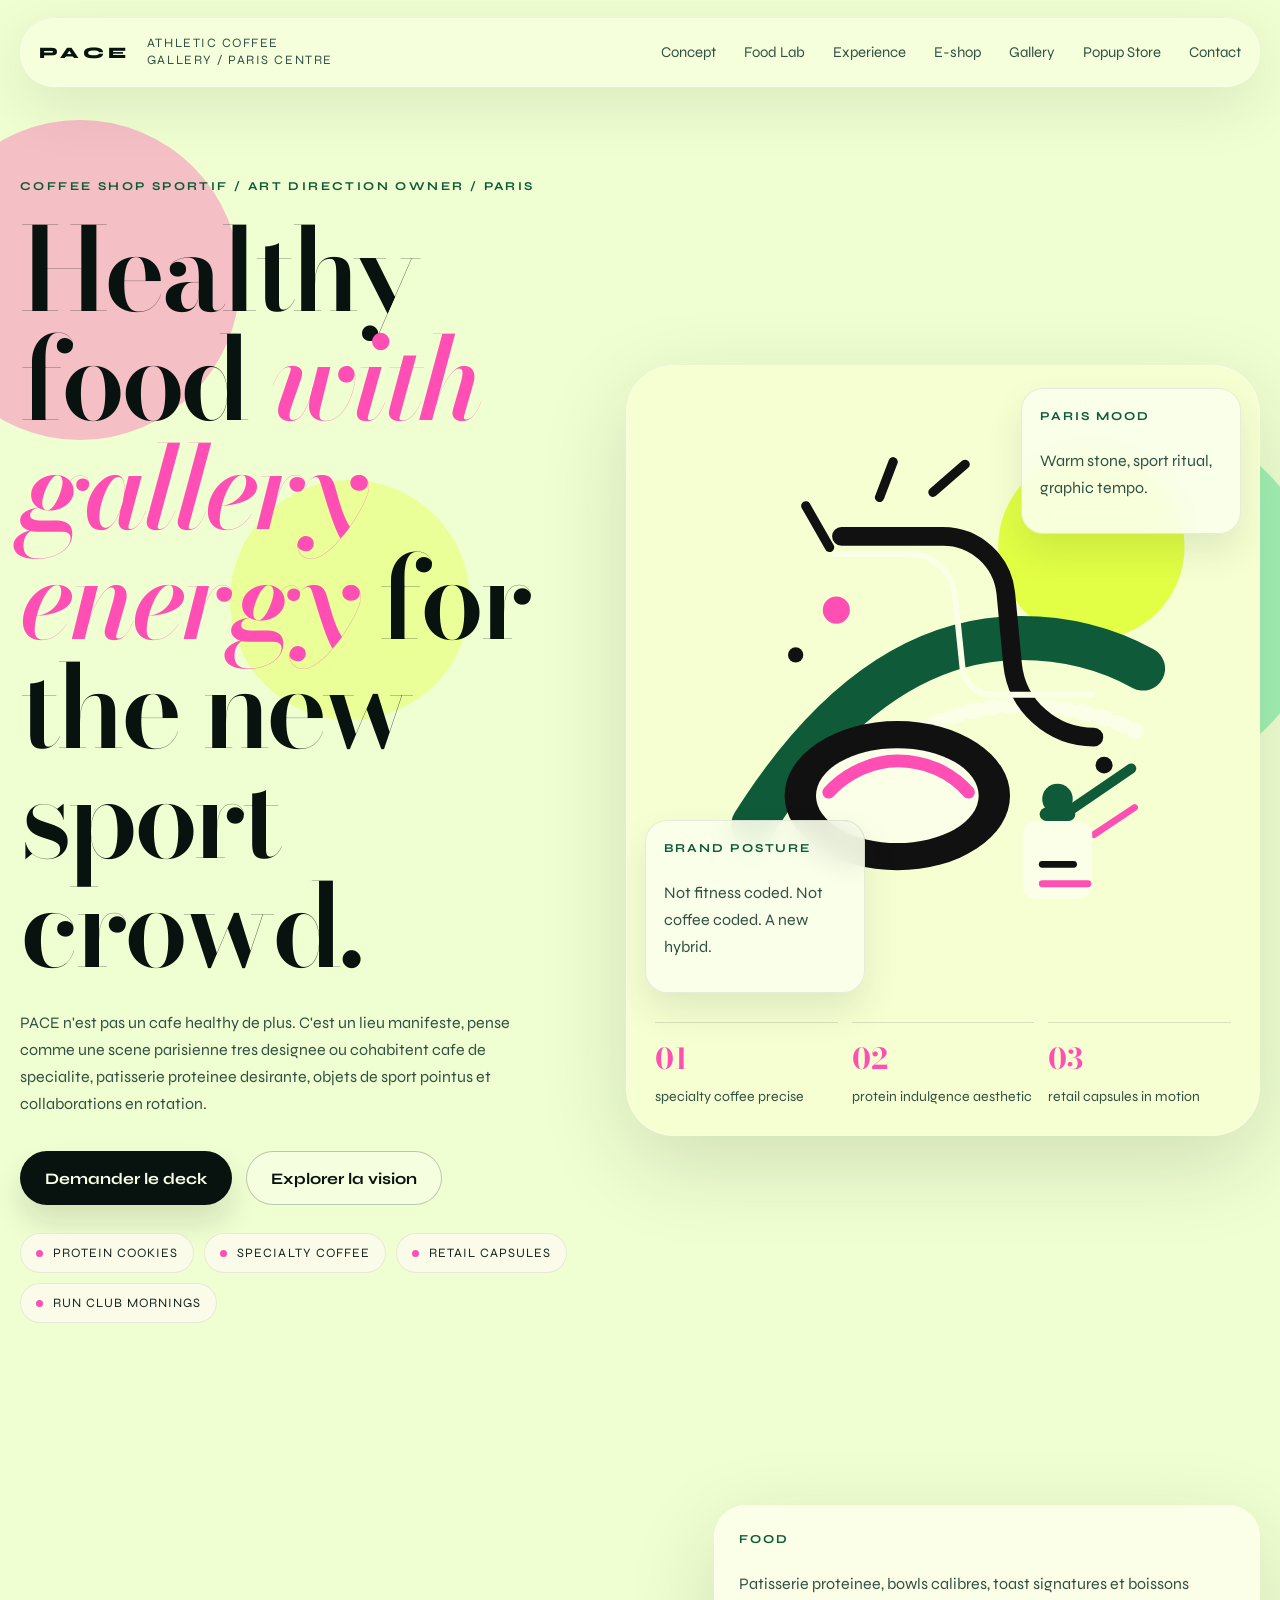
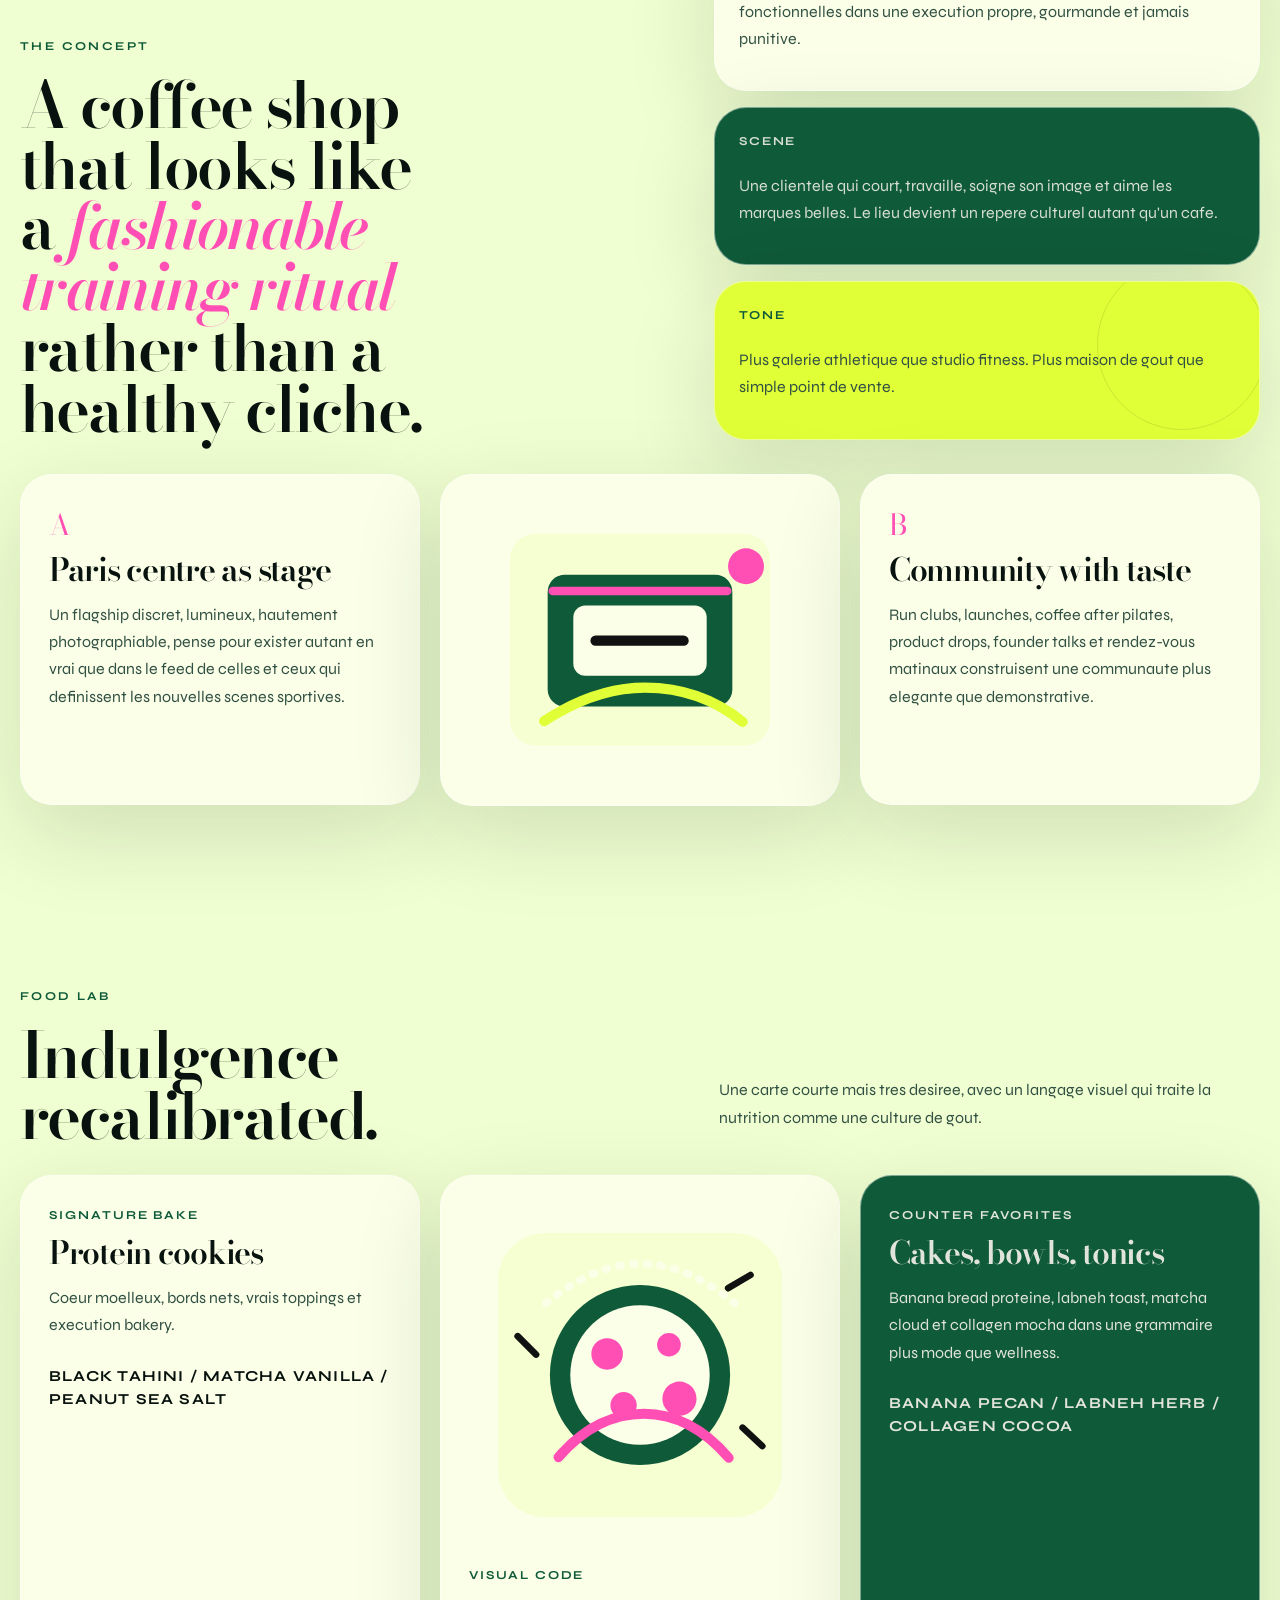
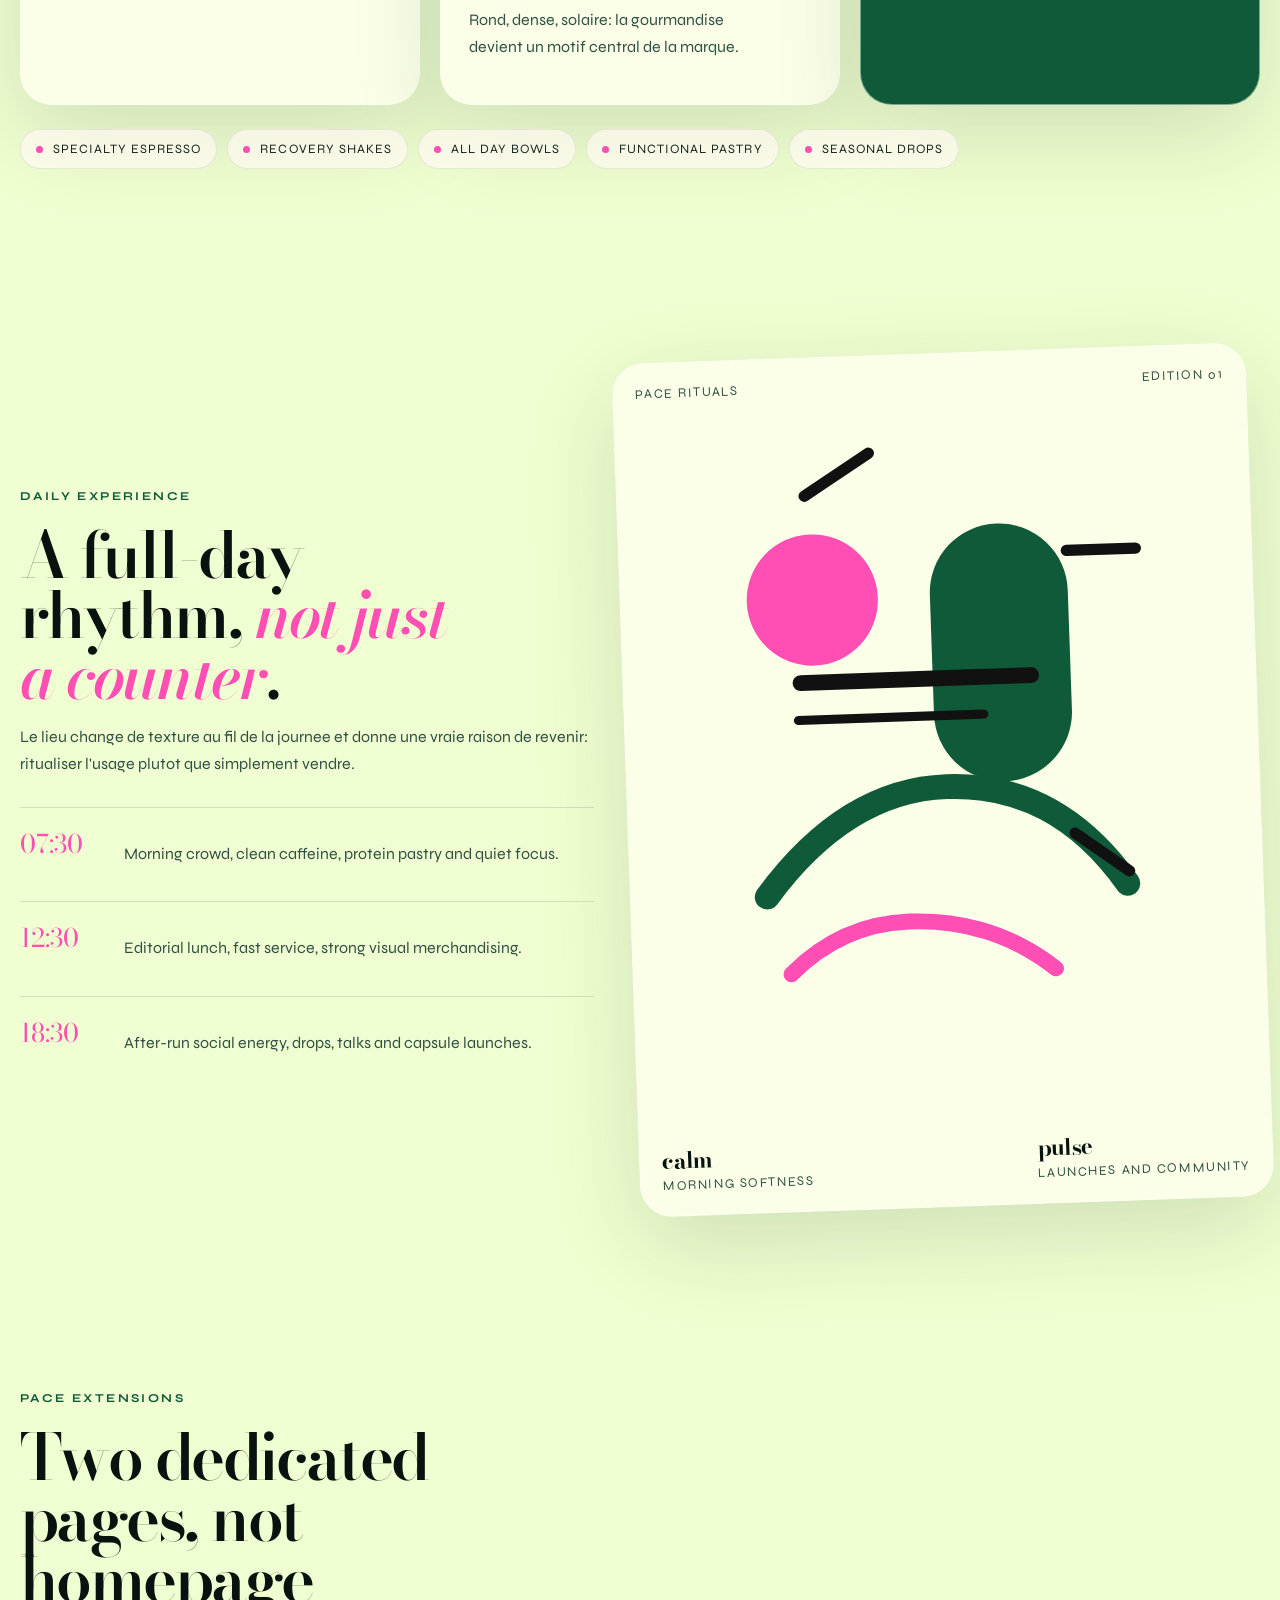
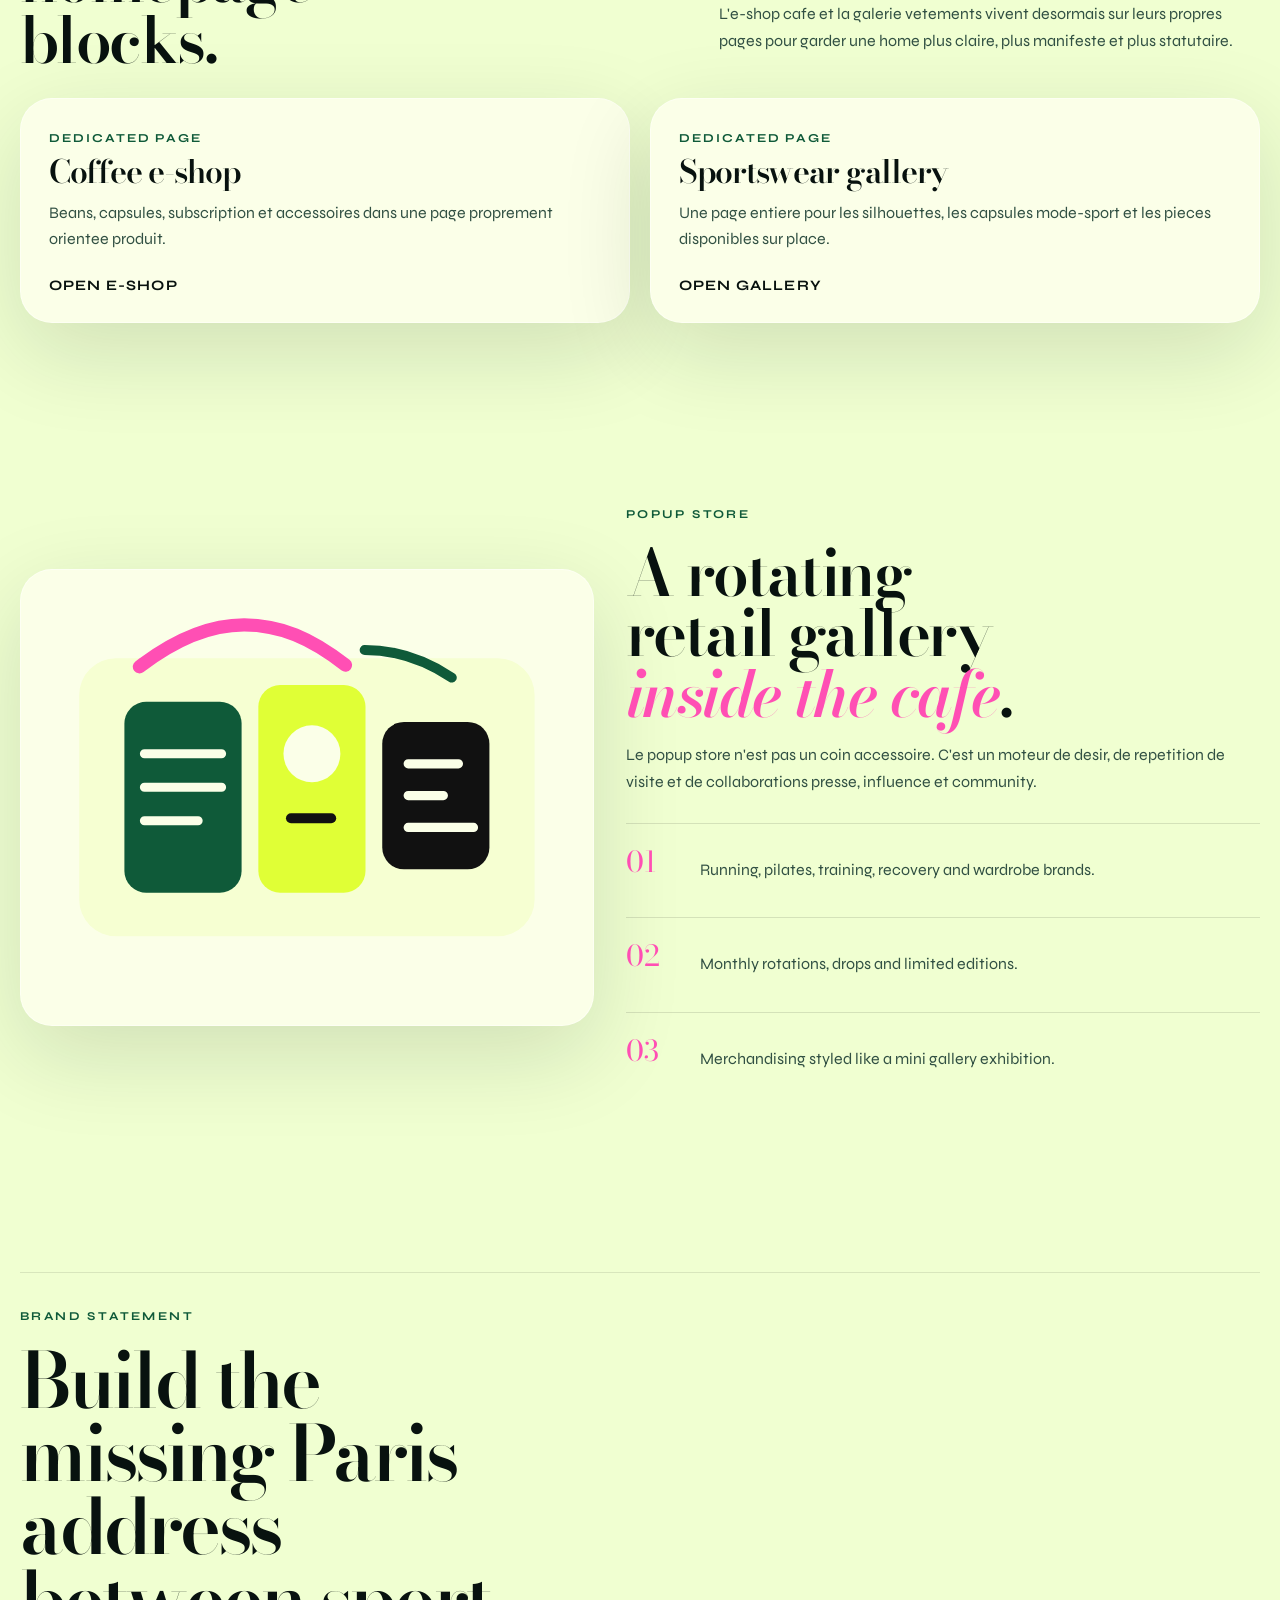
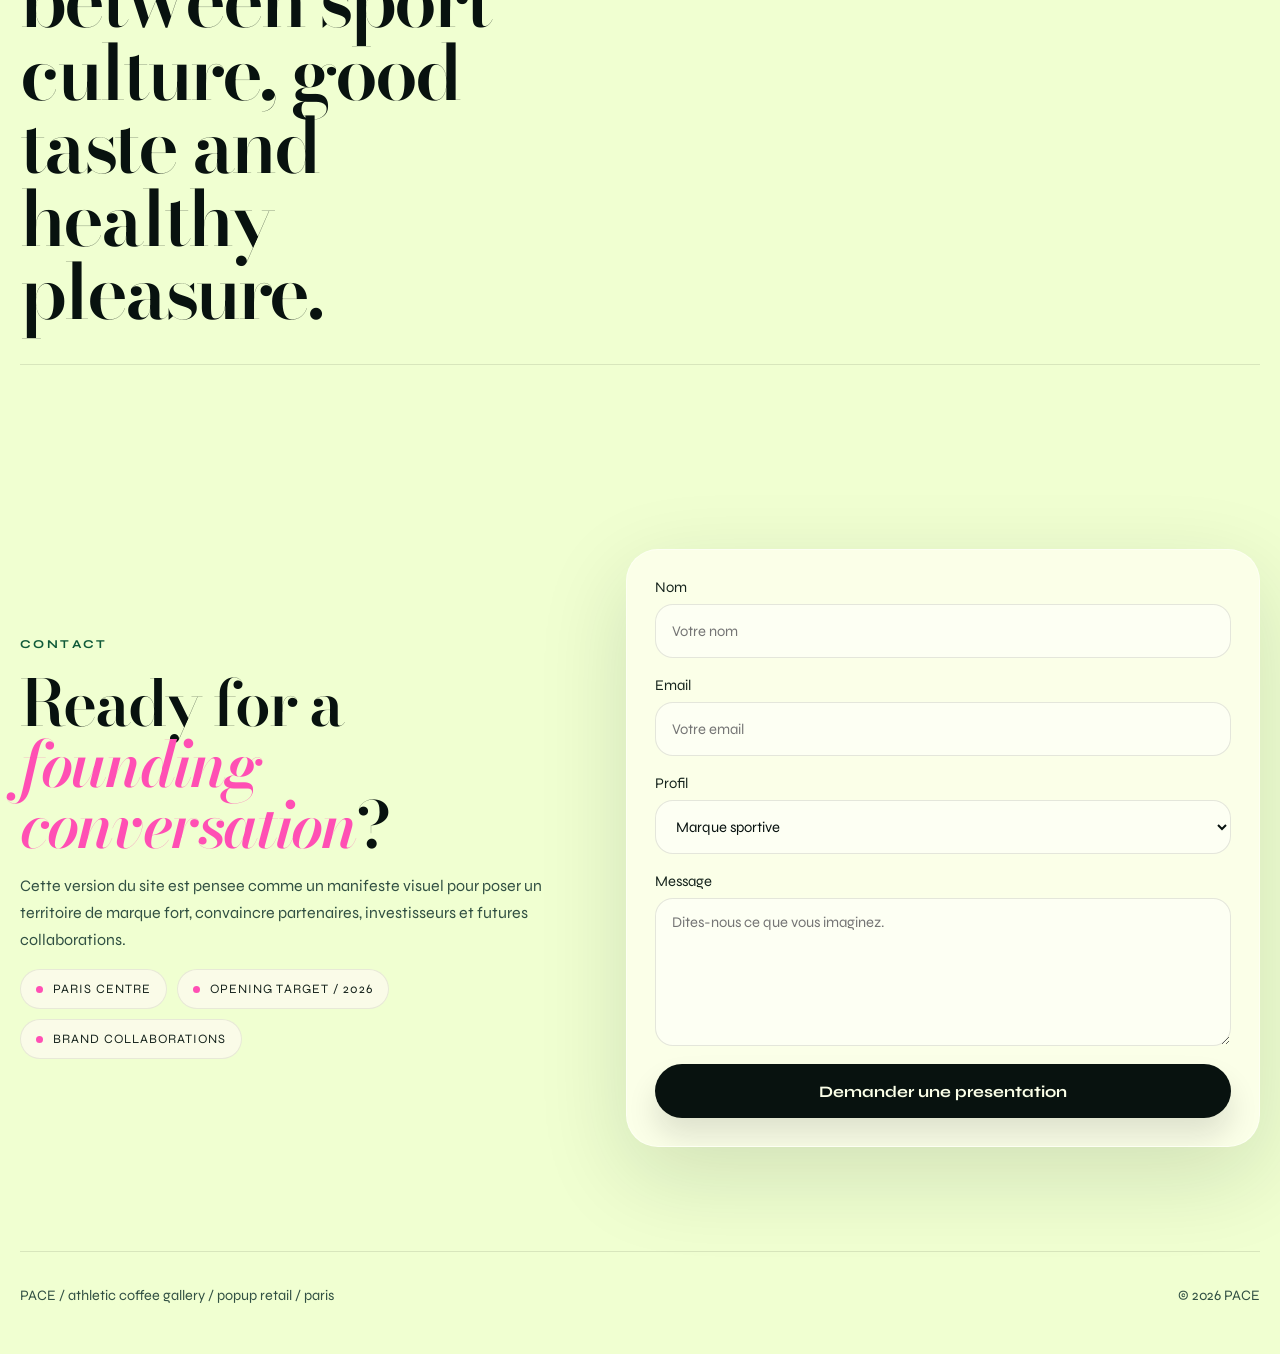
<file: index.html>
<!DOCTYPE html>
<html lang="fr">
  <head>
    <meta charset="UTF-8" />
    <meta name="viewport" content="width=device-width, initial-scale=1.0" />
    <title>PACE - Athletic Coffee Gallery Paris</title>
    <meta
      name="description"
      content="PACE imagine a Paris un coffee shop sportif a la DA forte, entre healthy indulgence, cafe de specialite et popup store de marques de sport desirables."
    />
    <link rel="preconnect" href="https://fonts.googleapis.com" />
    <link rel="preconnect" href="https://fonts.gstatic.com" crossorigin />
    <link
      href="https://fonts.googleapis.com/css2?family=Bodoni+Moda:opsz,wght@6..96,500;6..96,600;6..96,700&family=Syne:wght@400;500;600;700;800&display=swap"
      rel="stylesheet"
    />
    <link rel="stylesheet" href="styles.css" />
    <script src="script.js" defer></script>
  </head>
  <body>
    <div class="background-layers" aria-hidden="true">
      <span class="gradient-orb orb-a"></span>
      <span class="gradient-orb orb-b"></span>
      <span class="gradient-orb orb-c"></span>
      <span class="mesh-lines"></span>
    </div>

    <header class="site-header">
      <div class="container">
        <nav class="nav">
          <a class="brand" href="#top" aria-label="PACE">
            <span class="brand-mark">PACE</span>
            <span class="brand-copy">athletic coffee gallery / paris centre</span>
          </a>

          <button
            class="nav-toggle"
            type="button"
            aria-expanded="false"
            aria-controls="nav-menu"
          >
            Menu
          </button>

          <div class="nav-menu" id="nav-menu">
            <a href="#concept">Concept</a>
            <a href="#menu">Food Lab</a>
            <a href="#experience">Experience</a>
            <a href="eshop.html">E-shop</a>
            <a href="gallery.html">Gallery</a>
            <a href="#popup">Popup Store</a>
            <a href="#contact">Contact</a>
          </div>
        </nav>
      </div>
    </header>

    <main id="top">
      <section class="hero">
        <div class="container hero-layout">
          <div class="hero-copy reveal">
            <p class="eyebrow">Coffee shop sportif / art direction owner / paris</p>
            <h1>
              Healthy food
              <span>with gallery energy</span>
              for the new sport crowd.
            </h1>
            <p class="hero-text">
              PACE n'est pas un cafe healthy de plus. C'est un lieu manifeste,
              pense comme une scene parisienne tres designee ou cohabitent cafe
              de specialite, patisserie proteinee desirante, objets de sport
              pointus et collaborations en rotation.
            </p>

            <div class="hero-actions">
              <a class="button button-dark" href="#contact">Demander le deck</a>
              <a class="button button-light" href="#concept">Explorer la vision</a>
            </div>

            <div class="hero-ribbon">
              <span>protein cookies</span>
              <span>specialty coffee</span>
              <span>retail capsules</span>
              <span>run club mornings</span>
            </div>
          </div>

          <div class="hero-stage reveal" data-drift>
            <div class="hero-artboard">
              <div class="hero-card hero-card-top">
                <span class="card-label">Paris mood</span>
                <p>Warm stone, sport ritual, graphic tempo.</p>
              </div>

              <div class="hero-card hero-card-bottom">
                <span class="card-label">Brand posture</span>
                <p>Not fitness coded. Not coffee coded. A new hybrid.</p>
              </div>

              <svg
                class="hero-illustration"
                viewBox="0 0 680 720"
                role="img"
                aria-label="Illustration du concept PACE entre cafe, mouvement et retail"
              >
                <rect x="58" y="64" width="560" height="592" rx="88" fill="#f6ffd2" />
                <circle cx="515" cy="180" r="110" fill="#e0ff36" opacity="0.9" />
                <path
                  d="M116 508c92-146 198-220 316-220 52 0 100 12 144 36"
                  fill="none"
                  stroke="#0f5a39"
                  stroke-width="52"
                  stroke-linecap="round"
                />
                <path
                  d="M130 556c98-126 198-188 300-188 53 0 99 10 138 30"
                  fill="none"
                  stroke="#fbffe8"
                  stroke-width="18"
                  stroke-linecap="round"
                  stroke-dasharray="8 14"
                />
                <path
                  d="M220 168h120c38 0 70 29 74 67l8 84c5 49 47 86 96 86"
                  fill="none"
                  stroke="#111111"
                  stroke-width="22"
                  stroke-linecap="round"
                  stroke-linejoin="round"
                />
                <path
                  d="M212 189h89c27 0 50 21 53 48l9 87c2 17 17 31 35 31h118"
                  fill="none"
                  stroke="#fbffe8"
                  stroke-width="7"
                  stroke-linecap="round"
                  stroke-linejoin="round"
                />
                <path
                  d="M206 181l-28-49M265 122l16-42M328 116l38-33"
                  fill="none"
                  stroke="#111111"
                  stroke-width="11"
                  stroke-linecap="round"
                />
                <ellipse cx="286" cy="474" rx="133" ry="88" fill="#111111" />
                <ellipse cx="286" cy="474" rx="96" ry="56" fill="#fbffe8" />
                <path
                  d="M205 470c22-24 53-37 81-37 33 0 63 13 84 37"
                  fill="none"
                  stroke="#ff4fb4"
                  stroke-width="15"
                  stroke-linecap="round"
                />
                <circle cx="214" cy="255" r="16" fill="#ff4fb4" />
                <circle cx="166" cy="308" r="9" fill="#111111" />
                <circle cx="475" cy="478" r="18" fill="#0f5a39" />
                <circle cx="530" cy="438" r="10" fill="#111111" />
                <path
                  d="M480 498l82-56"
                  fill="none"
                  stroke="#0f5a39"
                  stroke-width="12"
                  stroke-linecap="round"
                />
                <path
                  d="M518 520l48-32"
                  fill="none"
                  stroke="#ff4fb4"
                  stroke-width="8"
                  stroke-linecap="round"
                />
                <rect x="434" y="504" width="82" height="92" rx="16" fill="#fbffe8" />
                <rect x="454" y="488" width="42" height="16" rx="8" fill="#0f5a39" />
                <path
                  d="M457 555h37"
                  fill="none"
                  stroke="#111111"
                  stroke-width="8"
                  stroke-linecap="round"
                />
                <path
                  d="M457 578h54"
                  fill="none"
                  stroke="#ff4fb4"
                  stroke-width="8"
                  stroke-linecap="round"
                />
              </svg>

              <div class="hero-metrics">
                <div>
                  <strong>01</strong>
                  <span>specialty coffee precise</span>
                </div>
                <div>
                  <strong>02</strong>
                  <span>protein indulgence aesthetic</span>
                </div>
                <div>
                  <strong>03</strong>
                  <span>retail capsules in motion</span>
                </div>
              </div>
            </div>
          </div>
        </div>
      </section>

      <section class="section concept-section" id="concept">
        <div class="container">
          <div class="editorial-board reveal">
            <div class="editorial-intro">
              <p class="eyebrow">The concept</p>
              <h2>
                A coffee shop that looks like a
                <span>fashionable training ritual</span>
                rather than a healthy cliche.
              </h2>
            </div>

            <div class="editorial-panels">
              <article class="editorial-panel cream">
                <span class="panel-kicker">Food</span>
                <p>
                  Patisserie proteinee, bowls calibres, toast signatures et
                  boissons fonctionnelles dans une execution propre, gourmande et
                  jamais punitive.
                </p>
              </article>
              <article class="editorial-panel forest">
                <span class="panel-kicker">Scene</span>
                <p>
                  Une clientele qui court, travaille, soigne son image et aime
                  les marques belles. Le lieu devient un repere culturel autant
                  qu'un cafe.
                </p>
              </article>
              <article class="editorial-panel line-art">
                <span class="panel-kicker">Tone</span>
                <p>
                  Plus galerie athletique que studio fitness. Plus maison de
                  gout que simple point de vente.
                </p>
              </article>
            </div>
          </div>

          <div class="concept-grid">
            <article class="story-card reveal">
              <span class="story-index">A</span>
              <h3>Paris centre as stage</h3>
              <p>
                Un flagship discret, lumineux, hautement photographiable, pense
                pour exister autant en vrai que dans le feed de celles et ceux
                qui definissent les nouvelles scenes sportives.
              </p>
            </article>

            <article class="story-card reveal" data-drift>
              <svg
                class="story-illustration"
                viewBox="0 0 400 320"
                role="img"
                aria-label="Illustration d'une facade graphique pour le lieu"
              >
                <rect x="48" y="36" width="304" height="248" rx="30" fill="#f6ffd2" />
                <rect x="92" y="84" width="216" height="154" rx="20" fill="#0f5a39" />
                <rect x="122" y="120" width="156" height="82" rx="14" fill="#fbffe8" />
                <path
                  d="M98 103h204"
                  fill="none"
                  stroke="#ff4fb4"
                  stroke-width="10"
                  stroke-linecap="round"
                />
                <path
                  d="M148 161h103"
                  fill="none"
                  stroke="#111111"
                  stroke-width="12"
                  stroke-linecap="round"
                />
                <circle cx="324" cy="74" r="21" fill="#ff4fb4" />
                <path
                  d="M88 255c40-26 79-39 118-39 44 0 82 14 114 40"
                  fill="none"
                  stroke="#e0ff36"
                  stroke-width="12"
                  stroke-linecap="round"
                />
              </svg>
            </article>

            <article class="story-card reveal">
              <span class="story-index">B</span>
              <h3>Community with taste</h3>
              <p>
                Run clubs, launches, coffee after pilates, product drops,
                founder talks et rendez-vous matinaux construisent une
                communaute plus elegante que demonstrative.
              </p>
            </article>
          </div>
        </div>
      </section>

      <section class="section menu-section" id="menu">
        <div class="container">
          <div class="section-heading-row reveal">
            <div>
              <p class="eyebrow">Food lab</p>
              <h2>Indulgence recalibrated.</h2>
            </div>
            <p class="section-lead">
              Une carte courte mais tres desiree, avec un langage visuel qui
              traite la nutrition comme une culture de gout.
            </p>
          </div>

          <div class="food-lab-grid">
            <article class="menu-card reveal">
              <span class="menu-tag">Signature bake</span>
              <h3>Protein cookies</h3>
              <p>
                Coeur moelleux, bords nets, vrais toppings et execution bakery.
              </p>
              <strong>black tahini / matcha vanilla / peanut sea salt</strong>
            </article>

            <article class="illustration-card reveal" data-drift>
              <svg
                class="food-illustration"
                viewBox="0 0 520 520"
                role="img"
                aria-label="Illustration de food styling graphique"
              >
                <rect x="44" y="44" width="432" height="432" rx="72" fill="#f6ffd2" />
                <circle cx="260" cy="260" r="137" fill="#0f5a39" />
                <circle cx="260" cy="260" r="106" fill="#fbffe8" />
                <circle cx="210" cy="228" r="24" fill="#ff4fb4" />
                <circle cx="304" cy="214" r="18" fill="#ff4fb4" />
                <circle cx="235" cy="306" r="20" fill="#ff4fb4" />
                <circle cx="320" cy="296" r="26" fill="#ff4fb4" />
                <path
                  d="M117 151c52-42 97-60 143-60 46 0 91 17 144 60"
                  fill="none"
                  stroke="#fbffe8"
                  stroke-width="12"
                  stroke-dasharray="3 18"
                  stroke-linecap="round"
                />
                <path
                  d="M136 385c39-45 82-66 130-66 48 0 91 23 129 67"
                  fill="none"
                  stroke="#ff4fb4"
                  stroke-width="15"
                  stroke-linecap="round"
                />
                <path
                  d="M102 229l-28-28M416 340l30 28M394 128l34-20"
                  fill="none"
                  stroke="#111111"
                  stroke-width="10"
                  stroke-linecap="round"
                />
              </svg>
              <div class="illustration-caption">
                <span class="panel-kicker">Visual code</span>
                <p>
                  Rond, dense, solaire: la gourmandise devient un motif central
                  de la marque.
                </p>
              </div>
            </article>

            <article class="menu-card accent-card reveal">
              <span class="menu-tag">Counter favorites</span>
              <h3>Cakes, bowls, tonics</h3>
              <p>
                Banana bread proteine, labneh toast, matcha cloud et collagen
                mocha dans une grammaire plus mode que wellness.
              </p>
              <strong>banana pecan / labneh herb / collagen cocoa</strong>
            </article>
          </div>

          <div class="menu-strip reveal">
            <span>specialty espresso</span>
            <span>recovery shakes</span>
            <span>all day bowls</span>
            <span>functional pastry</span>
            <span>seasonal drops</span>
          </div>
        </div>
      </section>

      <section class="section gallery-section" id="experience">
        <div class="container gallery-layout">
          <div class="gallery-copy reveal">
            <p class="eyebrow">Daily experience</p>
            <h2>
              A full-day rhythm,
              <span>not just a counter</span>.
            </h2>
            <p class="section-lead">
              Le lieu change de texture au fil de la journee et donne une vraie
              raison de revenir: ritualiser l'usage plutot que simplement vendre.
            </p>

            <div class="timeline">
              <article class="timeline-item">
                <span>07:30</span>
                <p>Morning crowd, clean caffeine, protein pastry and quiet focus.</p>
              </article>
              <article class="timeline-item">
                <span>12:30</span>
                <p>Editorial lunch, fast service, strong visual merchandising.</p>
              </article>
              <article class="timeline-item">
                <span>18:30</span>
                <p>After-run social energy, drops, talks and capsule launches.</p>
              </article>
            </div>
          </div>

          <div class="gallery-stage reveal" data-drift>
            <div class="gallery-poster">
              <div class="poster-top">
                <span>PACE rituals</span>
                <span>edition 01</span>
              </div>

              <svg
                class="gallery-illustration"
                viewBox="0 0 520 640"
                role="img"
                aria-label="Poster abstrait representant le rythme d'une journee PACE"
              >
                <rect x="46" y="44" width="428" height="552" rx="34" fill="#fbffe8" />
                <circle cx="150" cy="180" r="58" fill="#ff4fb4" />
                <rect x="254" y="118" width="122" height="228" rx="61" fill="#0f5a39" />
                <path
                  d="M101 441c49-62 103-92 162-92 64 0 116 29 157 91"
                  fill="none"
                  stroke="#0f5a39"
                  stroke-width="22"
                  stroke-linecap="round"
                />
                <path
                  d="M120 510c31-29 66-43 106-43 49 0 91 15 128 46"
                  fill="none"
                  stroke="#ff4fb4"
                  stroke-width="14"
                  stroke-linecap="round"
                />
                <path
                  d="M137 253l204 0"
                  fill="none"
                  stroke="#111111"
                  stroke-width="14"
                  stroke-linecap="round"
                />
                <path
                  d="M134 286l164 0"
                  fill="none"
                  stroke="#111111"
                  stroke-width="8"
                  stroke-linecap="round"
                />
                <path
                  d="M146 88l58-36M375 394l47 35M376 144l61 0"
                  fill="none"
                  stroke="#111111"
                  stroke-width="10"
                  stroke-linecap="round"
                />
              </svg>

              <div class="poster-notes">
                <div>
                  <strong>calm</strong>
                  <span>morning softness</span>
                </div>
                <div>
                  <strong>pulse</strong>
                  <span>launches and community</span>
                </div>
              </div>
            </div>
          </div>
        </div>
      </section>

      <section class="section destinations-section">
        <div class="container">
          <div class="section-heading-row reveal">
            <div>
              <p class="eyebrow">PACE extensions</p>
              <h2>Two dedicated pages, not homepage blocks.</h2>
            </div>
            <p class="section-lead">
              L'e-shop cafe et la galerie vetements vivent desormais sur leurs
              propres pages pour garder une home plus claire, plus manifeste et
              plus statutaire.
            </p>
          </div>

          <div class="destinations-grid">
            <a class="destination-card reveal" href="eshop.html">
              <span class="destination-kicker">Dedicated page</span>
              <h3>Coffee e-shop</h3>
              <p>
                Beans, capsules, subscription et accessoires dans une page
                proprement orientee produit.
              </p>
              <strong>Open e-shop</strong>
            </a>

            <a class="destination-card reveal" href="gallery.html">
              <span class="destination-kicker">Dedicated page</span>
              <h3>Sportswear gallery</h3>
              <p>
                Une page entiere pour les silhouettes, les capsules mode-sport
                et les pieces disponibles sur place.
              </p>
              <strong>Open gallery</strong>
            </a>
          </div>
        </div>
      </section>

      <section class="section popup-section" id="popup">
        <div class="container popup-layout">
          <div class="popup-stage reveal" data-drift>
            <svg
              class="popup-illustration"
              viewBox="0 0 640 500"
              role="img"
              aria-label="Illustration du popup store avec modules retail"
            >
              <rect x="48" y="84" width="544" height="332" rx="44" fill="#f6ffd2" />
              <rect x="102" y="136" width="140" height="228" rx="26" fill="#0f5a39" />
              <rect x="262" y="116" width="128" height="248" rx="26" fill="#e0ff36" />
              <rect x="410" y="160" width="128" height="176" rx="26" fill="#111111" />
              <path
                d="M126 198h92M126 238h92M126 278h64"
                fill="none"
                stroke="#fbffe8"
                stroke-width="11"
                stroke-linecap="round"
              />
              <circle cx="326" cy="198" r="34" fill="#fbffe8" />
              <path
                d="M301 275h48"
                fill="none"
                stroke="#111111"
                stroke-width="12"
                stroke-linecap="round"
              />
              <path
                d="M441 210h60M441 248h42M441 286h78"
                fill="none"
                stroke="#fbffe8"
                stroke-width="11"
                stroke-linecap="round"
              />
              <path
                d="M120 94c47-36 87-50 125-50 43 0 80 16 121 48"
                fill="none"
                stroke="#ff4fb4"
                stroke-width="16"
                stroke-linecap="round"
              />
              <path
                d="M389 74c35 0 69 10 104 33"
                fill="none"
                stroke="#0f5a39"
                stroke-width="12"
                stroke-linecap="round"
              />
            </svg>
          </div>

          <div class="popup-copy reveal">
            <p class="eyebrow">Popup store</p>
            <h2>
              A rotating retail gallery
              <span>inside the cafe</span>.
            </h2>
            <p class="section-lead">
              Le popup store n'est pas un coin accessoire. C'est un moteur de
              desir, de repetition de visite et de collaborations presse,
              influence et community.
            </p>

            <div class="popup-points">
              <article class="popup-point">
                <span>01</span>
                <p>Running, pilates, training, recovery and wardrobe brands.</p>
              </article>
              <article class="popup-point">
                <span>02</span>
                <p>Monthly rotations, drops and limited editions.</p>
              </article>
              <article class="popup-point">
                <span>03</span>
                <p>Merchandising styled like a mini gallery exhibition.</p>
              </article>
            </div>
          </div>
        </div>
      </section>

      <section class="section manifesto-section">
        <div class="container reveal">
          <div class="manifesto-banner">
            <p class="eyebrow">Brand statement</p>
            <blockquote>
              Build the missing Paris address between sport culture, good taste
              and healthy pleasure.
            </blockquote>
          </div>
        </div>
      </section>

      <section class="section contact-section" id="contact">
        <div class="container contact-layout">
          <div class="contact-copy reveal">
            <p class="eyebrow">Contact</p>
            <h2>
              Ready for a
              <span>founding conversation</span>?
            </h2>
            <p class="section-lead">
              Cette version du site est pensee comme un manifeste visuel pour
              poser un territoire de marque fort, convaincre partenaires,
              investisseurs et futures collaborations.
            </p>

            <div class="contact-badges">
              <span>paris centre</span>
              <span>opening target / 2026</span>
              <span>brand collaborations</span>
            </div>
          </div>

          <form class="contact-card reveal">
            <label>
              Nom
              <input type="text" name="name" placeholder="Votre nom" />
            </label>
            <label>
              Email
              <input type="email" name="email" placeholder="Votre email" />
            </label>
            <label>
              Profil
              <select name="type">
                <option>Marque sportive</option>
                <option>Investisseur</option>
                <option>Presse</option>
                <option>Communaute</option>
              </select>
            </label>
            <label>
              Message
              <textarea
                name="message"
                rows="5"
                placeholder="Dites-nous ce que vous imaginez."
              ></textarea>
            </label>
            <button class="button button-dark" type="submit">
              Demander une presentation
            </button>
          </form>
        </div>
      </section>
    </main>

    <footer class="site-footer">
      <div class="container footer-content">
        <p>PACE / athletic coffee gallery / popup retail / paris</p>
        <p>&copy; <span id="year"></span> PACE</p>
      </div>
    </footer>
  </body>
</html>
</file>
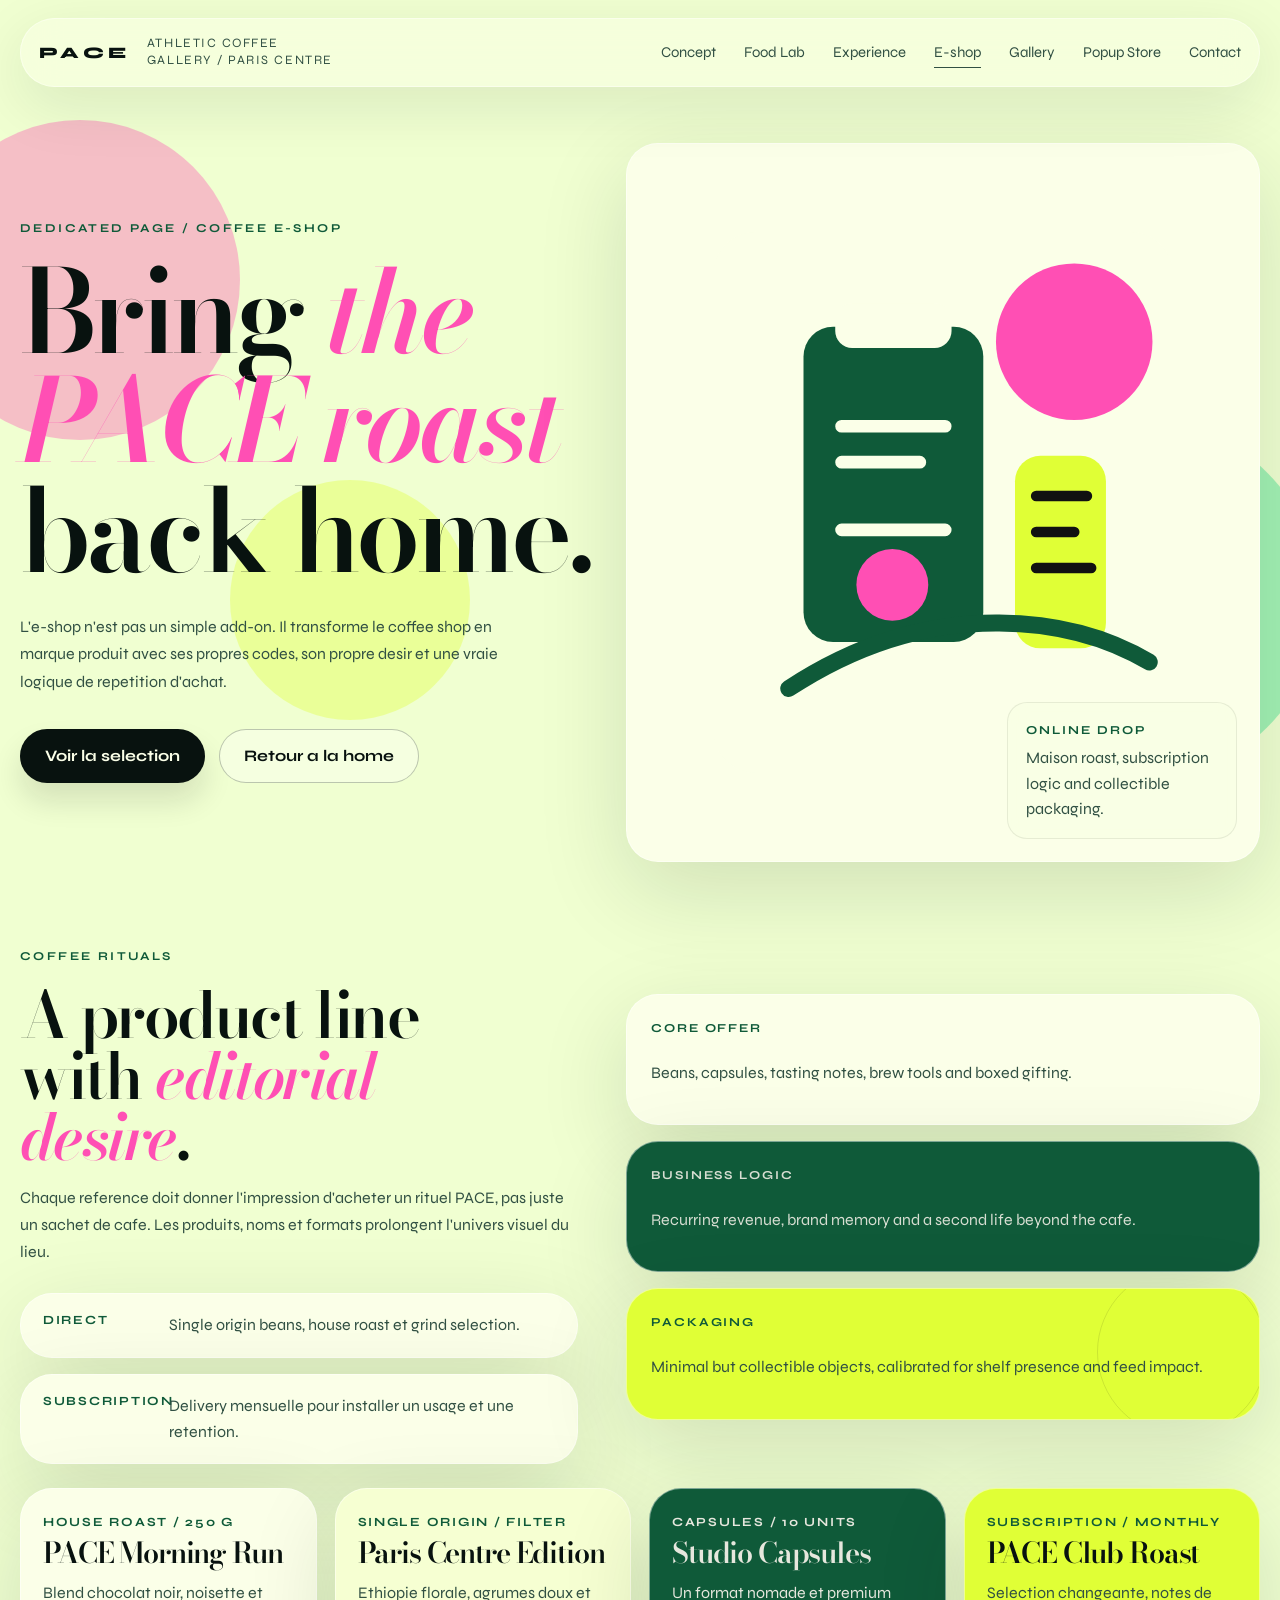
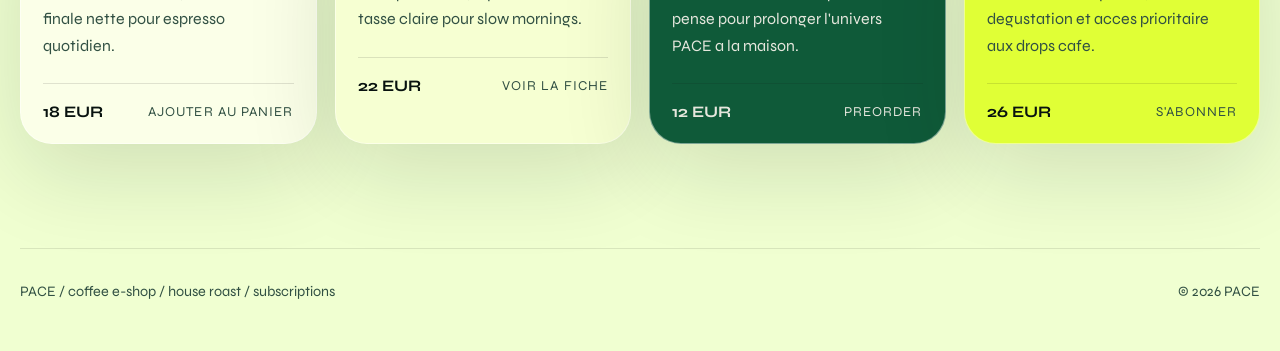
<file: eshop.html>
<!DOCTYPE html>
<html lang="fr">
  <head>
    <meta charset="UTF-8" />
    <meta name="viewport" content="width=device-width, initial-scale=1.0" />
    <title>PACE E-shop - Coffee Rituals</title>
    <meta
      name="description"
      content="E-shop PACE : cafe en grains, capsules, abonnements et accessoires pour prolonger l'univers du coffee shop a la maison."
    />
    <link rel="preconnect" href="https://fonts.googleapis.com" />
    <link rel="preconnect" href="https://fonts.gstatic.com" crossorigin />
    <link
      href="https://fonts.googleapis.com/css2?family=Bodoni+Moda:opsz,wght@6..96,500;6..96,600;6..96,700&family=Syne:wght@400;500;600;700;800&display=swap"
      rel="stylesheet"
    />
    <link rel="stylesheet" href="styles.css" />
    <script src="script.js" defer></script>
  </head>
  <body class="subpage">
    <div class="background-layers" aria-hidden="true">
      <span class="gradient-orb orb-a"></span>
      <span class="gradient-orb orb-b"></span>
      <span class="gradient-orb orb-c"></span>
      <span class="mesh-lines"></span>
    </div>

    <header class="site-header">
      <div class="container">
        <nav class="nav">
          <a class="brand" href="index.html" aria-label="PACE">
            <span class="brand-mark">PACE</span>
            <span class="brand-copy">athletic coffee gallery / paris centre</span>
          </a>

          <button
            class="nav-toggle"
            type="button"
            aria-expanded="false"
            aria-controls="nav-menu"
          >
            Menu
          </button>

          <div class="nav-menu" id="nav-menu">
            <a href="index.html#concept">Concept</a>
            <a href="index.html#menu">Food Lab</a>
            <a href="index.html#experience">Experience</a>
            <a href="eshop.html" class="is-current">E-shop</a>
            <a href="gallery.html">Gallery</a>
            <a href="index.html#popup">Popup Store</a>
            <a href="index.html#contact">Contact</a>
          </div>
        </nav>
      </div>
    </header>

    <main>
      <section class="page-hero">
        <div class="container page-hero-layout">
          <div class="page-hero-copy reveal">
            <p class="eyebrow">Dedicated page / coffee e-shop</p>
            <h1>
              Bring
              <span>the PACE roast</span>
              back home.
            </h1>
            <p class="hero-text">
              L'e-shop n'est pas un simple add-on. Il transforme le coffee shop
              en marque produit avec ses propres codes, son propre desir et une
              vraie logique de repetition d'achat.
            </p>
            <div class="hero-actions">
              <a class="button button-dark" href="#catalog">Voir la selection</a>
              <a class="button button-light" href="index.html">Retour a la home</a>
            </div>
          </div>

          <div class="shop-stage reveal" data-drift>
            <div class="shop-illustration-panel">
              <svg
                class="shop-illustration"
                viewBox="0 0 560 640"
                role="img"
                aria-label="Illustration de packaging cafe PACE pour l'e-shop"
              >
                <rect x="62" y="64" width="436" height="512" rx="42" fill="#fbffe8" />
                <circle cx="404" cy="168" r="74" fill="#ff4fb4" />
                <rect x="148" y="154" width="170" height="298" rx="28" fill="#0f5a39" />
                <rect x="178" y="132" width="110" height="42" rx="16" fill="#fbffe8" />
                <path
                  d="M184 248h98M184 282h74M184 346h98"
                  fill="none"
                  stroke="#fbffe8"
                  stroke-width="12"
                  stroke-linecap="round"
                />
                <circle cx="232" cy="398" r="34" fill="#ff4fb4" />
                <rect x="348" y="276" width="86" height="182" rx="24" fill="#e0ff36" />
                <path
                  d="M368 314h48M368 348h36M368 382h52"
                  fill="none"
                  stroke="#111111"
                  stroke-width="10"
                  stroke-linecap="round"
                />
                <path
                  d="M134 496c64-42 128-62 196-62 55 0 103 12 145 37"
                  fill="none"
                  stroke="#0f5a39"
                  stroke-width="16"
                  stroke-linecap="round"
                />
              </svg>

              <div class="shop-panel-badge">
                <span class="panel-kicker">Online drop</span>
                <p>Maison roast, subscription logic and collectible packaging.</p>
              </div>
            </div>
          </div>
        </div>
      </section>

      <section class="section shop-section" id="catalog">
        <div class="container shop-layout">
          <div class="shop-copy reveal">
            <p class="eyebrow">Coffee rituals</p>
            <h2>
              A product line with
              <span>editorial desire</span>.
            </h2>
            <p class="section-lead">
              Chaque reference doit donner l'impression d'acheter un rituel
              PACE, pas juste un sachet de cafe. Les produits, noms et formats
              prolongent l'univers visuel du lieu.
            </p>

            <div class="shop-notes">
              <article class="shop-note">
                <span>Direct</span>
                <p>Single origin beans, house roast et grind selection.</p>
              </article>
              <article class="shop-note">
                <span>Subscription</span>
                <p>Delivery mensuelle pour installer un usage et une retention.</p>
              </article>
            </div>
          </div>

          <div class="editorial-panels reveal">
            <article class="editorial-panel cream">
              <span class="panel-kicker">Core offer</span>
              <p>Beans, capsules, tasting notes, brew tools and boxed gifting.</p>
            </article>
            <article class="editorial-panel forest">
              <span class="panel-kicker">Business logic</span>
              <p>Recurring revenue, brand memory and a second life beyond the cafe.</p>
            </article>
            <article class="editorial-panel line-art">
              <span class="panel-kicker">Packaging</span>
              <p>Minimal but collectible objects, calibrated for shelf presence and feed impact.</p>
            </article>
          </div>
        </div>

        <div class="container">
          <div class="product-grid reveal">
            <article class="product-card">
              <span class="product-meta">House roast / 250 g</span>
              <h3>PACE Morning Run</h3>
              <p>Blend chocolat noir, noisette et finale nette pour espresso quotidien.</p>
              <div class="product-footer">
                <strong>18 EUR</strong>
                <span>Ajouter au panier</span>
              </div>
            </article>

            <article class="product-card light">
              <span class="product-meta">Single origin / filter</span>
              <h3>Paris Centre Edition</h3>
              <p>Ethiopie florale, agrumes doux et tasse claire pour slow mornings.</p>
              <div class="product-footer">
                <strong>22 EUR</strong>
                <span>Voir la fiche</span>
              </div>
            </article>

            <article class="product-card dark">
              <span class="product-meta">Capsules / 10 units</span>
              <h3>Studio Capsules</h3>
              <p>Un format nomade et premium pense pour prolonger l'univers PACE a la maison.</p>
              <div class="product-footer">
                <strong>12 EUR</strong>
                <span>Preorder</span>
              </div>
            </article>

            <article class="product-card sand">
              <span class="product-meta">Subscription / monthly</span>
              <h3>PACE Club Roast</h3>
              <p>Selection changeante, notes de degustation et acces prioritaire aux drops cafe.</p>
              <div class="product-footer">
                <strong>26 EUR</strong>
                <span>S'abonner</span>
              </div>
            </article>
          </div>
        </div>
      </section>

      <footer class="site-footer">
        <div class="container footer-content">
          <p>PACE / coffee e-shop / house roast / subscriptions</p>
          <p>&copy; <span id="year"></span> PACE</p>
        </div>
      </footer>
    </main>
  </body>
</html>
</file>
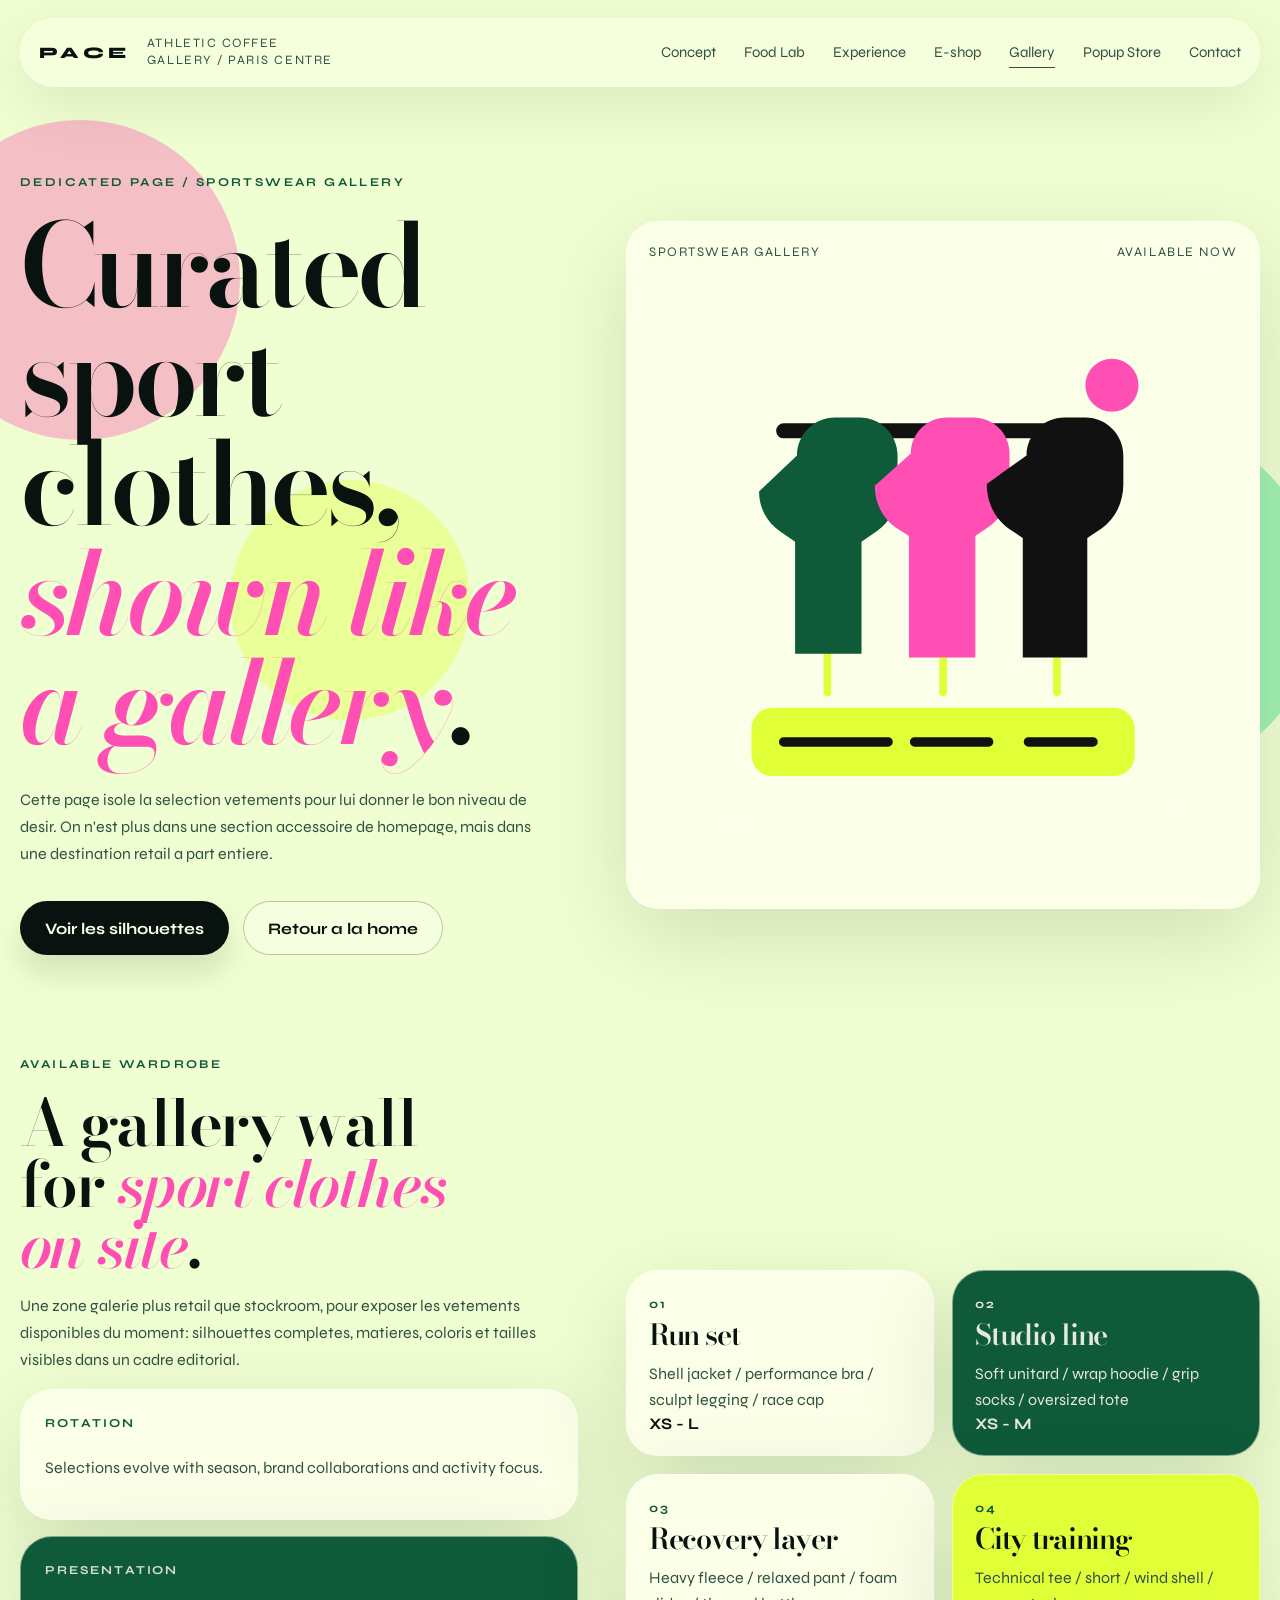
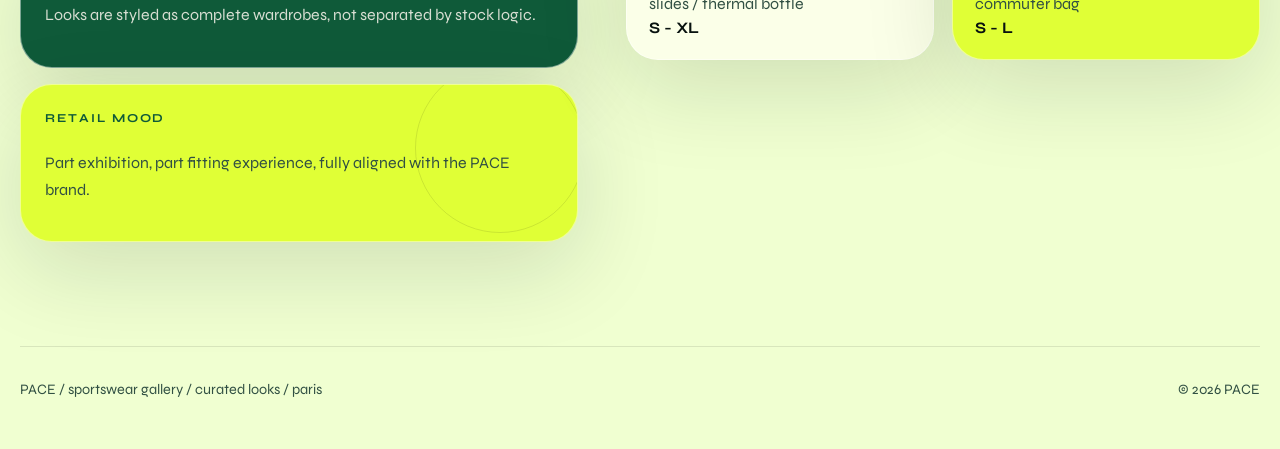
<file: gallery.html>
<!DOCTYPE html>
<html lang="fr">
  <head>
    <meta charset="UTF-8" />
    <meta name="viewport" content="width=device-width, initial-scale=1.0" />
    <title>PACE Gallery - Sportswear Selection</title>
    <meta
      name="description"
      content="Gallery PACE : vetements de sport disponibles sur place, silhouettes, capsules, accessoires et selection mode-sport exposee comme une galerie."
    />
    <link rel="preconnect" href="https://fonts.googleapis.com" />
    <link rel="preconnect" href="https://fonts.gstatic.com" crossorigin />
    <link
      href="https://fonts.googleapis.com/css2?family=Bodoni+Moda:opsz,wght@6..96,500;6..96,600;6..96,700&family=Syne:wght@400;500;600;700;800&display=swap"
      rel="stylesheet"
    />
    <link rel="stylesheet" href="styles.css" />
    <script src="script.js" defer></script>
  </head>
  <body class="subpage">
    <div class="background-layers" aria-hidden="true">
      <span class="gradient-orb orb-a"></span>
      <span class="gradient-orb orb-b"></span>
      <span class="gradient-orb orb-c"></span>
      <span class="mesh-lines"></span>
    </div>

    <header class="site-header">
      <div class="container">
        <nav class="nav">
          <a class="brand" href="index.html" aria-label="PACE">
            <span class="brand-mark">PACE</span>
            <span class="brand-copy">athletic coffee gallery / paris centre</span>
          </a>

          <button
            class="nav-toggle"
            type="button"
            aria-expanded="false"
            aria-controls="nav-menu"
          >
            Menu
          </button>

          <div class="nav-menu" id="nav-menu">
            <a href="index.html#concept">Concept</a>
            <a href="index.html#menu">Food Lab</a>
            <a href="index.html#experience">Experience</a>
            <a href="eshop.html">E-shop</a>
            <a href="gallery.html" class="is-current">Gallery</a>
            <a href="index.html#popup">Popup Store</a>
            <a href="index.html#contact">Contact</a>
          </div>
        </nav>
      </div>
    </header>

    <main>
      <section class="page-hero">
        <div class="container page-hero-layout">
          <div class="page-hero-copy reveal">
            <p class="eyebrow">Dedicated page / sportswear gallery</p>
            <h1>
              Curated sport clothes,
              <span>shown like a gallery</span>.
            </h1>
            <p class="hero-text">
              Cette page isole la selection vetements pour lui donner le bon
              niveau de desir. On n'est plus dans une section accessoire de
              homepage, mais dans une destination retail a part entiere.
            </p>
            <div class="hero-actions">
              <a class="button button-dark" href="#looks">Voir les silhouettes</a>
              <a class="button button-light" href="index.html">Retour a la home</a>
            </div>
          </div>

          <div class="showroom-stage reveal" data-drift>
            <div class="showroom-poster">
              <div class="poster-top">
                <span>Sportswear gallery</span>
                <span>available now</span>
              </div>

              <svg
                class="showroom-illustration"
                viewBox="0 0 620 660"
                role="img"
                aria-label="Illustration d'une galerie de vetements sport disponibles"
              >
                <rect x="58" y="64" width="504" height="532" rx="42" fill="#fbffe8" />
                <path
                  d="M142 180h332"
                  fill="none"
                  stroke="#111111"
                  stroke-width="16"
                  stroke-linecap="round"
                />
                <path
                  d="M188 180v276M310 180v276M430 180v276"
                  fill="none"
                  stroke="#e0ff36"
                  stroke-width="8"
                  stroke-linecap="round"
                />
                <path
                  d="M156 206c0-22 18-40 40-40h26c22 0 40 18 40 40v38c0 17-8 32-22 42l-16 11v118h-70V297l-16-11c-14-10-22-25-22-42z"
                  fill="#0f5a39"
                />
                <path
                  d="M276 204c0-21 17-38 38-38h28c21 0 38 17 38 38v34c0 18-8 34-23 44l-13 9v128h-70V291l-14-9c-14-10-22-26-22-44z"
                  fill="#ff4fb4"
                />
                <path
                  d="M398 206c0-22 18-40 40-40h22c22 0 40 18 40 40v30c0 19-8 36-23 47l-15 10v126h-68V293l-15-10c-15-11-23-28-23-47z"
                  fill="#111111"
                />
                <rect x="108" y="472" width="404" height="72" rx="22" fill="#e0ff36" />
                <path
                  d="M142 508h110M280 508h78M400 508h68"
                  fill="none"
                  stroke="#111111"
                  stroke-width="10"
                  stroke-linecap="round"
                />
                <circle cx="488" cy="132" r="28" fill="#ff4fb4" />
              </svg>
            </div>
          </div>
        </div>
      </section>

      <section class="section showroom-section" id="looks">
        <div class="container showroom-layout">
          <div class="showroom-copy reveal">
            <p class="eyebrow">Available wardrobe</p>
            <h2>
              A gallery wall for
              <span>sport clothes on site</span>.
            </h2>
            <p class="section-lead">
              Une zone galerie plus retail que stockroom, pour exposer les
              vetements disponibles du moment: silhouettes completes, matieres,
              coloris et tailles visibles dans un cadre editorial.
            </p>

            <div class="editorial-panels">
              <article class="editorial-panel cream">
                <span class="panel-kicker">Rotation</span>
                <p>Selections evolve with season, brand collaborations and activity focus.</p>
              </article>
              <article class="editorial-panel forest">
                <span class="panel-kicker">Presentation</span>
                <p>Looks are styled as complete wardrobes, not separated by stock logic.</p>
              </article>
              <article class="editorial-panel line-art">
                <span class="panel-kicker">Retail mood</span>
                <p>Part exhibition, part fitting experience, fully aligned with the PACE brand.</p>
              </article>
            </div>
          </div>

          <div class="lookbook-grid reveal">
            <article class="look-card">
              <span class="look-index">01</span>
              <h3>Run set</h3>
              <p>Shell jacket / performance bra / sculpt legging / race cap</p>
              <strong>XS - L</strong>
            </article>

            <article class="look-card dark">
              <span class="look-index">02</span>
              <h3>Studio line</h3>
              <p>Soft unitard / wrap hoodie / grip socks / oversized tote</p>
              <strong>XS - M</strong>
            </article>

            <article class="look-card">
              <span class="look-index">03</span>
              <h3>Recovery layer</h3>
              <p>Heavy fleece / relaxed pant / foam slides / thermal bottle</p>
              <strong>S - XL</strong>
            </article>

            <article class="look-card sand">
              <span class="look-index">04</span>
              <h3>City training</h3>
              <p>Technical tee / short / wind shell / commuter bag</p>
              <strong>S - L</strong>
            </article>
          </div>
        </div>
      </section>

      <footer class="site-footer">
        <div class="container footer-content">
          <p>PACE / sportswear gallery / curated looks / paris</p>
          <p>&copy; <span id="year"></span> PACE</p>
        </div>
      </footer>
    </main>
  </body>
</html>
</file>
<file: styles.css>
:root {
  --bg: #f0ffd1;
  --bg-deep: #dfff58;
  --paper: #fbffe8;
  --paper-2: #f6ffd2;
  --ink: #08120f;
  --muted: #315043;
  --muted-strong: #16241d;
  --forest: #0f5a39;
  --forest-soft: #1edc83;
  --clay: #ff4fb4;
  --sand: #e0ff36;
  --line: rgba(8, 18, 15, 0.11);
  --line-strong: rgba(8, 18, 15, 0.24);
  --shadow: 0 28px 90px rgba(14, 34, 24, 0.14);
  --radius-xl: 48px;
  --radius-lg: 32px;
  --radius-md: 22px;
  --container: min(1240px, calc(100vw - 40px));
}

*,
*::before,
*::after {
  box-sizing: border-box;
}

html {
  scroll-behavior: smooth;
}

body {
  margin: 0;
  min-height: 100vh;
  background: var(--bg);
  color: var(--ink);
  font-family: "Syne", "Avenir Next", sans-serif;
  overflow-x: hidden;
}

a {
  color: inherit;
  text-decoration: none;
}

button,
input,
select,
textarea {
  font: inherit;
}

svg {
  display: block;
  width: 100%;
  height: auto;
}

.background-layers {
  position: fixed;
  inset: 0;
  pointer-events: none;
  z-index: -1;
}

.gradient-orb {
  position: absolute;
  border-radius: 50%;
  opacity: 0.36;
}

.orb-a {
  top: 120px;
  left: -80px;
  width: 320px;
  height: 320px;
  background: var(--clay);
}

.orb-b {
  top: 420px;
  right: -40px;
  width: 360px;
  height: 360px;
  background: var(--forest-soft);
}

.orb-c {
  bottom: 180px;
  left: 18%;
  width: 240px;
  height: 240px;
  background: var(--sand);
}

.mesh-lines {
  display: none;
}

.container {
  width: var(--container);
  margin: 0 auto;
}

.site-header {
  position: sticky;
  top: 0;
  z-index: 30;
  padding: 18px 0 0;
}

.nav {
  display: flex;
  align-items: center;
  justify-content: space-between;
  gap: 24px;
  padding: 16px 18px;
  border: 1px solid rgba(255, 255, 255, 0.42);
  border-radius: 999px;
  background: rgba(247, 255, 224, 0.74);
  backdrop-filter: blur(18px);
  box-shadow: 0 18px 60px rgba(16, 43, 28, 0.1);
}

.brand {
  display: inline-flex;
  align-items: center;
  gap: 16px;
}

.brand-mark {
  font-size: 1rem;
  font-weight: 800;
  letter-spacing: 0.28em;
}

.brand-copy {
  max-width: 24ch;
  color: var(--muted);
  font-size: 0.8rem;
  line-height: 1.35;
  text-transform: uppercase;
  letter-spacing: 0.12em;
}

.nav-menu {
  display: flex;
  align-items: center;
  gap: 28px;
  color: var(--muted);
  font-size: 0.93rem;
}

.nav-menu a {
  position: relative;
}

.nav-menu a::after {
  content: "";
  position: absolute;
  left: 0;
  bottom: -7px;
  width: 100%;
  height: 1px;
  background: currentColor;
  transform: scaleX(0);
  transform-origin: left;
  transition: transform 180ms ease;
}

.nav-menu a:hover::after,
.nav-menu a:focus-visible::after {
  transform: scaleX(1);
}

.nav-menu a.is-current::after {
  transform: scaleX(1);
}

.nav-toggle {
  display: none;
  border: 0;
  background: transparent;
  color: var(--ink);
  font-weight: 700;
}

.hero {
  padding: 56px 0 54px;
}

.hero-layout,
.shop-layout,
.gallery-layout,
.showroom-layout,
.popup-layout,
.contact-layout {
  display: grid;
  grid-template-columns: minmax(0, 0.95fr) minmax(0, 1.05fr);
  gap: 32px;
  align-items: center;
}

.hero-copy {
  padding: 36px 0;
}

.eyebrow {
  margin: 0 0 22px;
  color: var(--forest);
  font-size: 0.75rem;
  font-weight: 700;
  letter-spacing: 0.2em;
  text-transform: uppercase;
}

h1,
h2,
h3,
blockquote {
  margin: 0;
  font-family: "Bodoni Moda", "Times New Roman", serif;
  font-weight: 600;
  line-height: 0.95;
  letter-spacing: -0.04em;
}

h1 {
  max-width: 8.8ch;
  font-size: clamp(4.4rem, 9vw, 8rem);
}

h1 span,
h2 span {
  color: var(--clay);
  font-style: italic;
}

.hero-text,
.section-lead,
.editorial-panel p,
.story-card p,
.menu-card p,
.illustration-caption p,
.timeline-item p,
.popup-point p,
.hero-card p {
  color: var(--muted);
  line-height: 1.7;
  font-size: 1rem;
}

.hero-text {
  max-width: 58ch;
  margin: 28px 0 0;
}

.hero-actions {
  display: flex;
  flex-wrap: wrap;
  gap: 14px;
  margin-top: 34px;
}

.button {
  display: inline-flex;
  align-items: center;
  justify-content: center;
  min-height: 54px;
  padding: 0 24px;
  border-radius: 999px;
  border: 1px solid transparent;
  font-weight: 700;
  transition:
    transform 180ms ease,
    background 180ms ease,
    color 180ms ease,
    border-color 180ms ease,
    box-shadow 180ms ease;
}

.button:hover,
.button:focus-visible {
  transform: translateY(-2px);
}

.button-dark {
  background: var(--ink);
  color: var(--paper);
  box-shadow: 0 18px 30px rgba(17, 17, 17, 0.12);
}

.button-dark:hover,
.button-dark:focus-visible {
  background: #13221a;
}

.button-light {
  border-color: var(--line-strong);
  background: rgba(255, 255, 255, 0.34);
  color: var(--ink);
}

.button-light:hover,
.button-light:focus-visible {
  background: rgba(255, 255, 255, 0.56);
}

.hero-ribbon {
  display: flex;
  flex-wrap: wrap;
  gap: 10px;
  margin-top: 28px;
}

.hero-ribbon span,
.contact-badges span,
.menu-strip span {
  display: inline-flex;
  align-items: center;
  gap: 10px;
  padding: 11px 15px;
  border-radius: 999px;
  border: 1px solid rgba(17, 17, 17, 0.08);
  background: rgba(255, 250, 243, 0.68);
  color: var(--muted-strong);
  font-size: 0.8rem;
  text-transform: uppercase;
  letter-spacing: 0.08em;
}

.hero-ribbon span::before,
.contact-badges span::before,
.menu-strip span::before {
  content: "";
  width: 7px;
  height: 7px;
  border-radius: 50%;
  background: var(--clay);
}

.hero-stage {
  position: relative;
}

.hero-artboard,
.gallery-poster,
.popup-stage,
.illustration-card,
.contact-card,
.story-card,
.editorial-panel {
  position: relative;
  overflow: hidden;
}

.hero-artboard {
  padding: 28px;
  border: 1px solid rgba(255, 255, 255, 0.45);
  border-radius: 48px;
  background: var(--paper-2);
  box-shadow: var(--shadow);
}

.hero-artboard::before {
  display: none;
}

.hero-card {
  position: absolute;
  z-index: 1;
  max-width: 220px;
  padding: 16px 18px;
  border: 1px solid rgba(17, 17, 17, 0.08);
  border-radius: 22px;
  background: rgba(250, 255, 235, 0.9);
  backdrop-filter: blur(14px);
  box-shadow: 0 18px 36px rgba(15, 46, 27, 0.1);
}

.hero-card-top {
  top: 22px;
  right: 18px;
}

.hero-card-bottom {
  left: 18px;
  bottom: 142px;
}

.card-label,
.panel-kicker,
.menu-tag {
  display: inline-flex;
  margin-bottom: 8px;
  color: var(--forest);
  font-size: 0.76rem;
  font-weight: 700;
  letter-spacing: 0.16em;
  text-transform: uppercase;
}

.hero-illustration {
  position: relative;
  z-index: 0;
}

.hero-metrics {
  display: grid;
  grid-template-columns: repeat(3, minmax(0, 1fr));
  gap: 14px;
  margin-top: 18px;
}

.hero-metrics div {
  padding-top: 14px;
  border-top: 1px solid rgba(17, 17, 17, 0.12);
}

.hero-metrics strong,
.popup-point span,
.story-index {
  display: block;
  color: var(--clay);
  font-family: "Bodoni Moda", serif;
  font-size: 1.8rem;
}

.hero-metrics span {
  display: block;
  margin-top: 6px;
  color: var(--muted);
  font-size: 0.88rem;
  line-height: 1.45;
}

.section {
  padding: 92px 0;
}

.page-hero {
  padding: 56px 0 36px;
}

.page-hero-layout {
  display: grid;
  grid-template-columns: minmax(0, 0.95fr) minmax(0, 1.05fr);
  gap: 32px;
  align-items: center;
}

.page-hero-copy {
  padding: 32px 0;
}

.editorial-board {
  display: grid;
  grid-template-columns: minmax(0, 1.1fr) minmax(0, 0.9fr);
  gap: 26px;
  align-items: end;
}

.editorial-intro h2,
.section-heading-row h2,
.shop-copy h2,
.gallery-copy h2,
.showroom-copy h2,
.popup-copy h2,
.contact-copy h2 {
  max-width: 10.5ch;
  font-size: clamp(3rem, 5vw, 5.2rem);
}

.editorial-panels {
  display: grid;
  gap: 16px;
}

.editorial-panel,
.story-card,
.menu-card,
.illustration-card,
.gallery-poster,
.popup-stage,
.contact-card {
  border: 1px solid rgba(255, 255, 255, 0.46);
  border-radius: var(--radius-lg);
  background: var(--paper);
  box-shadow: var(--shadow);
}

.editorial-panel {
  padding: 22px 24px;
}

.editorial-panel.cream {
  background: var(--paper);
}

.editorial-panel.forest {
  background: var(--forest);
}

.editorial-panel.forest .panel-kicker,
.editorial-panel.forest p {
  color: rgba(248, 243, 235, 0.86);
}

.editorial-panel.line-art {
  background: var(--sand);
}

.editorial-panel.line-art::after {
  content: "";
  position: absolute;
  right: -8px;
  top: -22px;
  width: 170px;
  height: 170px;
  border: 1px solid rgba(17, 17, 17, 0.1);
  border-radius: 50%;
}

.concept-grid {
  display: grid;
  grid-template-columns: repeat(3, minmax(0, 1fr));
  gap: 20px;
  margin-top: 34px;
}

.story-card {
  padding: 28px;
  min-height: 320px;
}

.story-card h3,
.menu-card h3 {
  margin: 8px 0 12px;
  font-size: 2rem;
}

.story-illustration {
  margin: auto;
  max-width: 100%;
}

.section-heading-row {
  display: grid;
  grid-template-columns: minmax(0, 1fr) minmax(320px, 0.8fr);
  gap: 22px;
  align-items: end;
  margin-bottom: 28px;
}

.food-lab-grid {
  display: grid;
  grid-template-columns: repeat(3, minmax(0, 1fr));
  gap: 20px;
  align-items: stretch;
}

.menu-card,
.illustration-card {
  padding: 28px;
  min-height: 420px;
}

.menu-card strong {
  display: block;
  margin-top: 26px;
  line-height: 1.55;
  font-size: 0.95rem;
  text-transform: uppercase;
  letter-spacing: 0.08em;
}

.accent-card {
  background: var(--forest);
}

.accent-card .menu-tag,
.accent-card h3,
.accent-card p,
.accent-card strong {
  color: rgba(248, 243, 235, 0.9);
}

.illustration-card {
  display: flex;
  flex-direction: column;
  justify-content: center;
  gap: 18px;
  background: var(--paper);
}

.food-illustration {
  max-width: 100%;
}

.illustration-caption {
  max-width: 32ch;
}

.menu-strip,
.contact-badges {
  display: flex;
  flex-wrap: wrap;
  gap: 10px;
}

.menu-strip {
  margin-top: 24px;
}

.destinations-grid {
  display: grid;
  grid-template-columns: repeat(2, minmax(0, 1fr));
  gap: 20px;
}

.destination-card {
  display: block;
  padding: 28px;
  border: 1px solid rgba(255, 255, 255, 0.46);
  border-radius: var(--radius-lg);
  background: var(--paper);
  box-shadow: var(--shadow);
  transition:
    transform 180ms ease,
    border-color 180ms ease,
    box-shadow 180ms ease;
}

.destination-card:hover,
.destination-card:focus-visible {
  transform: translateY(-4px);
  border-color: rgba(17, 17, 17, 0.14);
}

.destination-kicker {
  display: inline-flex;
  margin-bottom: 12px;
  color: var(--forest);
  font-size: 0.76rem;
  font-weight: 700;
  letter-spacing: 0.16em;
  text-transform: uppercase;
}

.destination-card h3 {
  margin: 0 0 12px;
  font-size: 2rem;
}

.destination-card p {
  margin: 0;
  color: var(--muted);
  line-height: 1.65;
}

.destination-card strong {
  display: inline-flex;
  margin-top: 24px;
  color: var(--ink);
  font-size: 0.9rem;
  text-transform: uppercase;
  letter-spacing: 0.08em;
}

.shop-section {
  padding-top: 52px;
}

.shop-copy,
.showroom-copy {
  padding-right: 16px;
}

.shop-notes {
  display: grid;
  gap: 16px;
  margin-top: 28px;
}

.shop-note,
.product-card,
.look-card,
.showroom-poster,
.shop-illustration-panel {
  border: 1px solid rgba(255, 255, 255, 0.46);
  border-radius: var(--radius-lg);
  box-shadow: var(--shadow);
}

.shop-note {
  display: grid;
  grid-template-columns: 110px 1fr;
  gap: 16px;
  padding: 18px 22px;
  background: var(--paper);
}

.shop-note span,
.product-meta,
.look-index {
  color: var(--forest);
  font-size: 0.78rem;
  font-weight: 700;
  letter-spacing: 0.14em;
  text-transform: uppercase;
}

.shop-note p {
  margin: 0;
  color: var(--muted);
  line-height: 1.65;
}

.shop-illustration-panel {
  position: relative;
  overflow: hidden;
  padding: 20px;
  background: var(--paper);
}

.shop-panel-badge {
  position: absolute;
  right: 22px;
  bottom: 22px;
  max-width: 230px;
  padding: 16px 18px;
  border: 1px solid rgba(17, 17, 17, 0.08);
  border-radius: 20px;
  background: rgba(249, 255, 228, 0.88);
  backdrop-filter: blur(10px);
}

.shop-panel-badge p {
  margin: 0;
  color: var(--muted);
  line-height: 1.6;
}

.product-grid {
  display: grid;
  grid-template-columns: repeat(4, minmax(0, 1fr));
  gap: 18px;
  margin-top: 24px;
}

.product-card {
  padding: 22px;
  background: var(--paper);
}

.product-card.light {
  background: var(--paper-2);
}

.product-card.dark {
  background: var(--forest);
}

.product-card.dark .product-meta,
.product-card.dark h3,
.product-card.dark p,
.product-card.dark strong,
.product-card.dark .product-footer span {
  color: rgba(248, 243, 235, 0.92);
}

.product-card.sand {
  background: var(--sand);
}

.product-card h3,
.look-card h3 {
  margin: 10px 0 12px;
  font-size: 1.8rem;
}

.product-card p,
.look-card p {
  margin: 0;
  color: var(--muted);
  line-height: 1.65;
}

.product-footer {
  display: flex;
  align-items: center;
  justify-content: space-between;
  gap: 12px;
  margin-top: 24px;
  padding-top: 18px;
  border-top: 1px solid rgba(17, 17, 17, 0.12);
}

.product-footer strong,
.look-card strong {
  color: var(--ink);
  font-size: 1rem;
}

.product-footer span {
  color: var(--muted);
  font-size: 0.85rem;
  text-transform: uppercase;
  letter-spacing: 0.08em;
}

.gallery-poster {
  padding: 22px;
  transform: rotate(-2deg);
}

.poster-top,
.poster-notes {
  display: flex;
  justify-content: space-between;
  gap: 12px;
  color: var(--muted);
  font-size: 0.82rem;
  text-transform: uppercase;
  letter-spacing: 0.12em;
}

.poster-notes {
  margin-top: 18px;
}

.poster-notes strong {
  display: block;
  color: var(--ink);
  font-family: "Bodoni Moda", serif;
  font-size: 1.4rem;
  letter-spacing: -0.03em;
  text-transform: none;
}

.timeline {
  display: grid;
  gap: 18px;
  margin-top: 30px;
}

.timeline-item {
  display: grid;
  grid-template-columns: 86px 1fr;
  gap: 18px;
  align-items: start;
  padding-top: 16px;
  border-top: 1px solid rgba(17, 17, 17, 0.12);
}

.timeline-item span {
  color: var(--clay);
  font-family: "Bodoni Moda", serif;
  font-size: 1.6rem;
}

.showroom-section {
  padding-top: 34px;
}

.showroom-poster {
  padding: 22px;
  background: var(--paper);
}

.lookbook-grid {
  display: grid;
  grid-template-columns: repeat(2, minmax(0, 1fr));
  gap: 18px;
  margin-top: 30px;
}

.look-card {
  padding: 22px;
  background: var(--paper);
}

.look-card.dark {
  background: var(--forest);
}

.look-card.dark .look-index,
.look-card.dark h3,
.look-card.dark p,
.look-card.dark strong {
  color: rgba(248, 243, 235, 0.92);
}

.look-card.sand {
  background: var(--sand);
}

.popup-stage {
  padding: 18px;
  background: var(--paper);
}

.popup-points {
  display: grid;
  gap: 18px;
  margin-top: 28px;
}

.popup-point {
  display: grid;
  grid-template-columns: 60px 1fr;
  gap: 14px;
  padding-top: 16px;
  border-top: 1px solid rgba(17, 17, 17, 0.12);
}

.manifesto-banner {
  padding: 36px 0;
  border-top: 1px solid rgba(17, 17, 17, 0.1);
  border-bottom: 1px solid rgba(17, 17, 17, 0.1);
}

.manifesto-banner blockquote {
  max-width: 11ch;
  font-size: clamp(3.4rem, 6vw, 5.9rem);
}

.contact-copy {
  padding-right: 16px;
}

.contact-card {
  display: grid;
  gap: 18px;
  padding: 28px;
}

.contact-card label {
  display: grid;
  gap: 8px;
  font-size: 0.92rem;
  color: var(--muted-strong);
}

.contact-card input,
.contact-card select,
.contact-card textarea {
  width: 100%;
  min-height: 54px;
  padding: 14px 16px;
  border: 1px solid rgba(17, 17, 17, 0.1);
  border-radius: 18px;
  outline: none;
  background: rgba(255, 255, 255, 0.48);
  color: var(--ink);
  transition:
    border-color 180ms ease,
    background 180ms ease,
    transform 180ms ease;
}

.contact-card textarea {
  min-height: 148px;
  resize: vertical;
}

.contact-card input:focus,
.contact-card select:focus,
.contact-card textarea:focus {
  border-color: rgba(255, 79, 180, 0.52);
  background: rgba(255, 255, 255, 0.72);
}

.site-footer {
  padding: 12px 0 36px;
}

.footer-content {
  display: flex;
  align-items: center;
  justify-content: space-between;
  gap: 16px;
  padding-top: 20px;
  border-top: 1px solid rgba(17, 17, 17, 0.1);
  color: var(--muted);
  font-size: 0.9rem;
}

[data-drift] {
  transition: transform 260ms ease;
  will-change: transform;
}

.reveal {
  opacity: 0;
  transform: translateY(24px);
  transition:
    opacity 700ms ease,
    transform 700ms ease;
}

.reveal.is-visible {
  opacity: 1;
  transform: translateY(0);
}

@media (max-width: 1100px) {
  .hero-layout,
  .page-hero-layout,
  .shop-layout,
  .gallery-layout,
  .showroom-layout,
  .popup-layout,
  .contact-layout,
  .editorial-board,
  .section-heading-row,
  .destinations-grid,
  .food-lab-grid,
  .product-grid,
  .lookbook-grid,
  .concept-grid {
    grid-template-columns: 1fr;
  }

  .hero-metrics {
    grid-template-columns: 1fr;
  }

  .shop-note {
    grid-template-columns: 1fr;
  }

  h1 {
    max-width: 10ch;
  }

  .hero-card-top,
  .hero-card-bottom {
    position: static;
    max-width: none;
    margin-bottom: 14px;
  }

  .gallery-poster {
    transform: none;
  }
}

@media (max-width: 760px) {
  .site-header {
    padding-top: 14px;
  }

  .nav {
    position: relative;
    align-items: flex-start;
    border-radius: 28px;
    padding: 16px;
  }

  .brand {
    flex-direction: column;
    align-items: flex-start;
    gap: 6px;
  }

  .nav-toggle {
    display: inline-flex;
    margin-left: auto;
  }

  .nav-menu {
    position: absolute;
    top: calc(100% + 10px);
    left: 0;
    right: 0;
    display: none;
    flex-direction: column;
    align-items: flex-start;
    gap: 14px;
    padding: 18px;
    border: 1px solid rgba(255, 255, 255, 0.5);
    border-radius: 24px;
    background: rgba(248, 241, 231, 0.95);
    box-shadow: var(--shadow);
  }

  .nav-menu.is-open {
    display: flex;
  }

  .hero,
  .section {
    padding: 68px 0;
  }

  h1 {
    font-size: clamp(3.5rem, 18vw, 5.4rem);
  }

  .editorial-intro h2,
  .section-heading-row h2,
  .shop-copy h2,
  .gallery-copy h2,
  .showroom-copy h2,
  .popup-copy h2,
  .contact-copy h2,
  .manifesto-banner blockquote {
    max-width: none;
  }

  .hero-artboard,
  .destination-card,
  .shop-illustration-panel,
  .gallery-poster,
  .showroom-poster,
  .popup-stage,
  .contact-card,
  .story-card,
  .menu-card,
  .illustration-card,
  .product-card,
  .look-card {
    border-radius: 28px;
  }

  .timeline-item,
  .popup-point,
  .product-footer {
    grid-template-columns: 1fr;
  }

  .product-footer {
    display: grid;
  }

  .footer-content {
    flex-direction: column;
    align-items: flex-start;
  }
}
</file>
